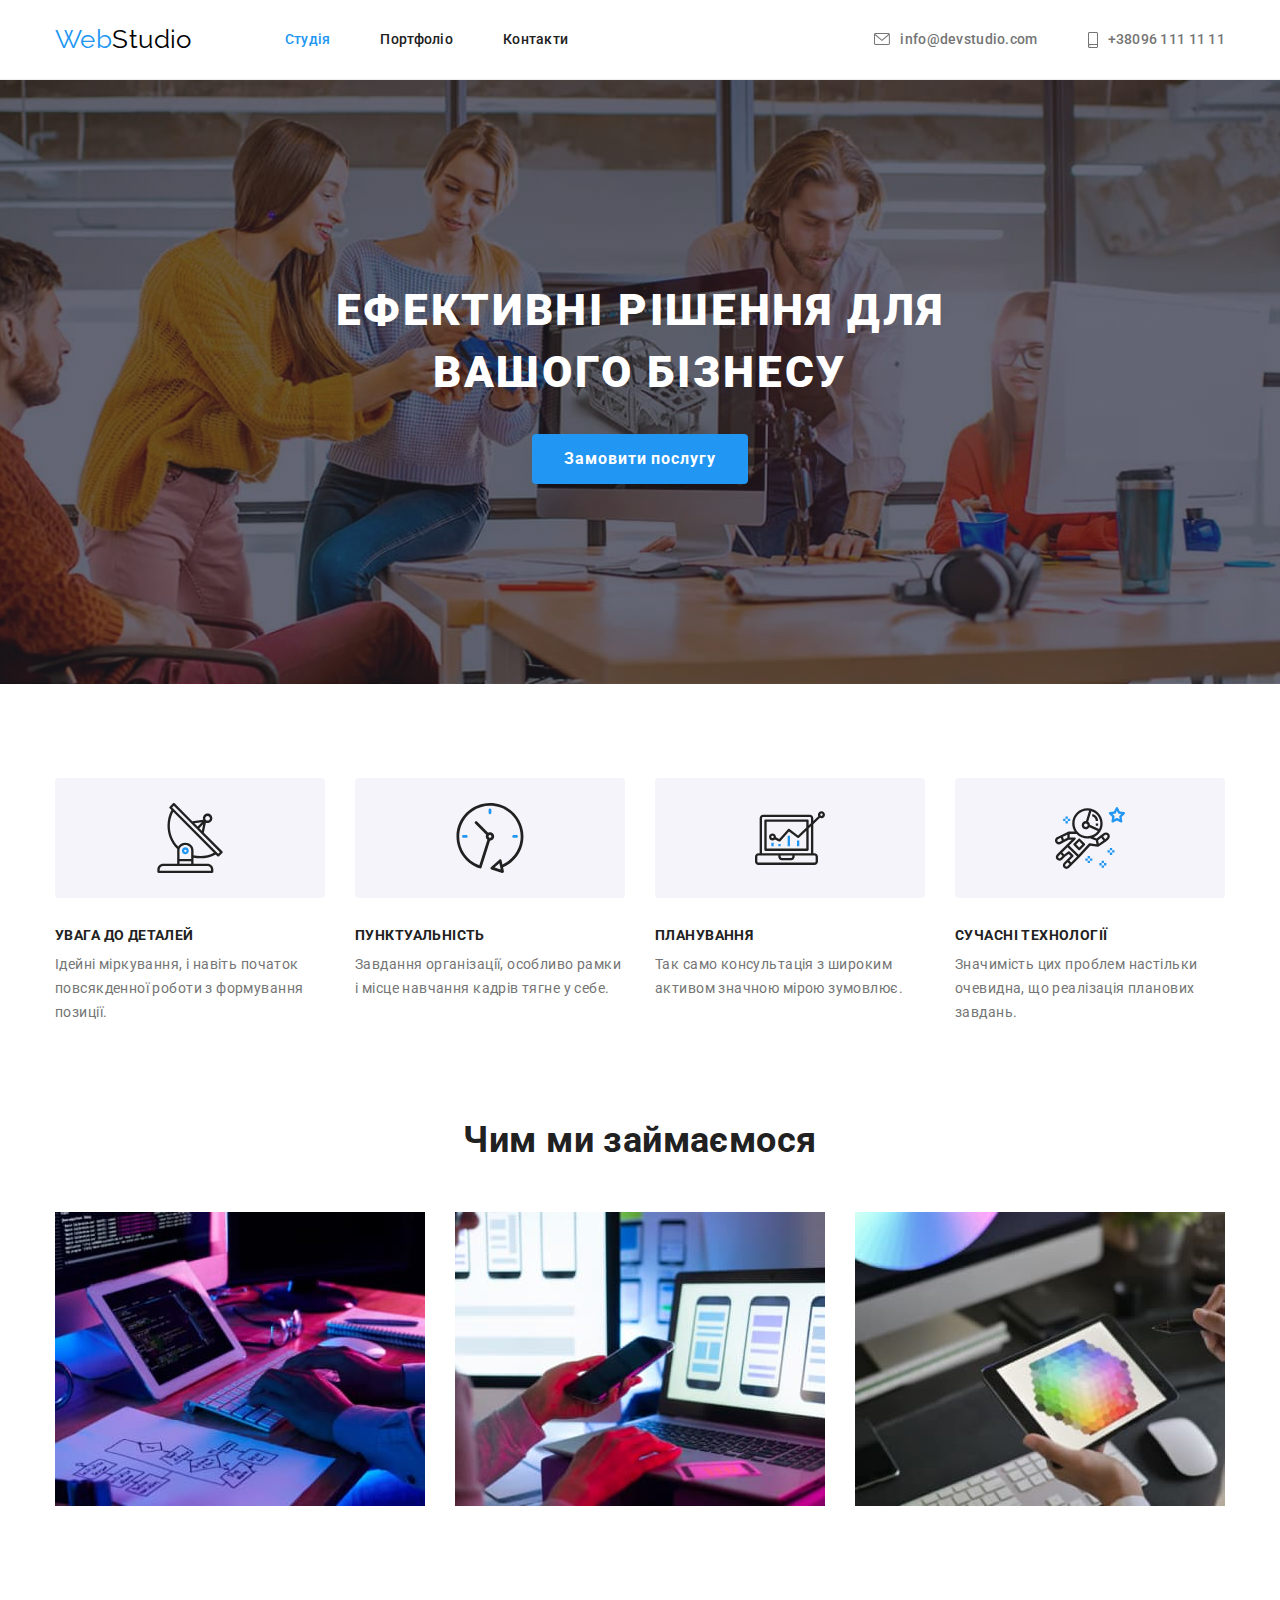
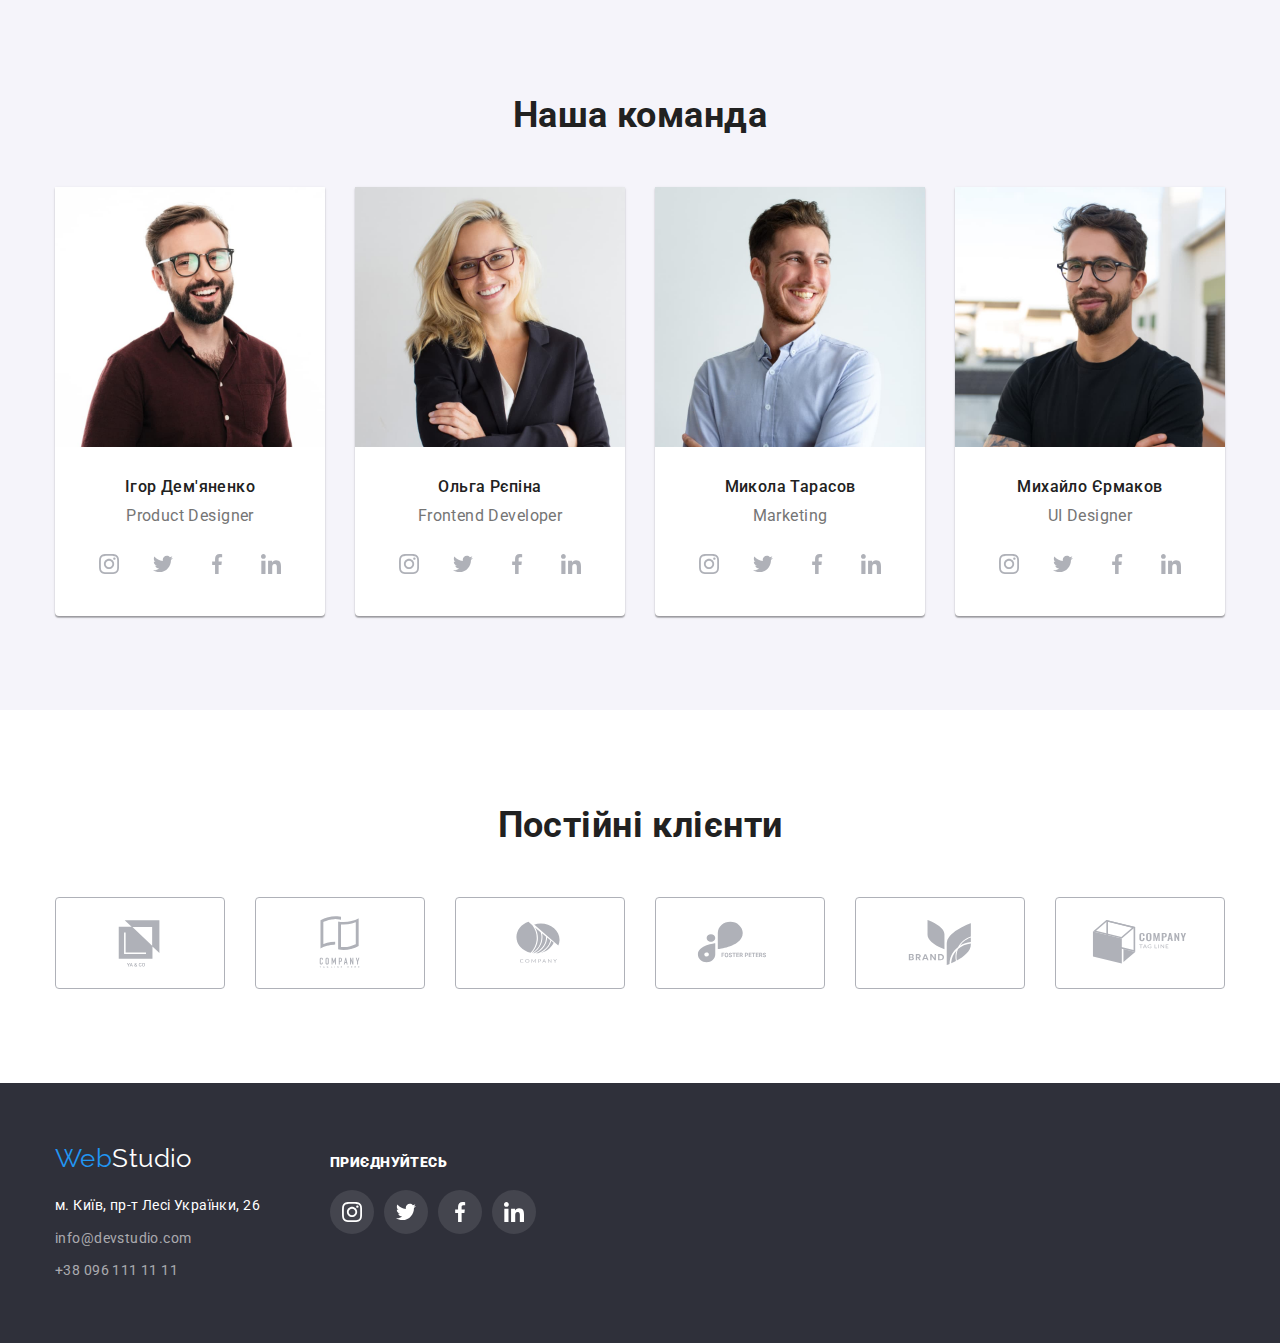
<file: index.html>
<!DOCTYPE html>
<html lang="uk">
  <head>
    <meta charset="UTF-8" />
    <meta http-equiv="X-UA-Compatible" content="IE=edge" />
    <meta name="viewport" content="width=device-width, initial-scale=1.0" />
    <title>Студія</title>
    <link
      href="https://fonts.googleapis.com/css2?family=Raleway:wght@700&family=Roboto:wght@400;500;700;900&display=swap"
      rel="stylesheet"
    />
    <link
      rel="stylesheet"
      href="https://cdnjs.cloudflare.com/ajax/libs/modern-normalize/1.1.0/modern-normalize.min.css"
    />
    <link rel="stylesheet" href="./css/styles.css" />
  </head>
  <body>
    <header class="main-header">
      <div class="nav-container container">
        <nav class="header-nav">
          <a href="./index.html" class="nav-logo"><span class="logo-web">Web</span>Studio</a>
          <ul class="nav-list list">
            <li>
              <a href="./index.html" class="nav-link link current">Студія</a>
            </li>
            <li><a href="./portfolio.html" class="nav-link link">Портфоліо</a></li>
            <li><a href="" class="nav-link link">Контакти</a></li>
          </ul>
        </nav>
        <ul class="nav-info-list list">
          <li>
            <a href="mailto:info@devstudio.com" class="contact-link link">
              <svg class="icon-mail" width="16px" height="12px">
                <use href="./images/symbol-defs-contact.svg#icon-mail"></use>
              </svg>
              info@devstudio.com</a
            >
          </li>
          <li>
            <a href="tel:+380961111111" class="contact-link link">
              <svg class="icon-tel" width="10px" height="16px">
                <use href="./images/symbol-defs-contact.svg#icon-tel"></use>
              </svg>
              +38096 111 11 11</a
            >
          </li>
        </ul>
      </div>
    </header>

    <main>
      <!-- Hero section-->
      <section class="hero">
        <div class="container">
          <h1 class="hero-title">Ефективні рішення для вашого бізнесу</h1>
          <button type="button" class="hero-btn">Замовити послугу</button>
        </div>
      </section>
      <!-- Specialty -->
      <section class="specialty">
        <div class="container">
          <h2 class="visually-hidden">Особливості</h2>
          <ul class="specialty-list list">
            <li class="specialty-item">
              <div class="specialty-img">
                <svg class="specialty-icon" width="70px" height="70px">
                  <use href="./images/symbol-defs-specialty.svg#icon-antenna"></use>
                </svg>
              </div>
              <h3 class="specialty-title">Увага до деталей</h3>
              <p class="specialty-text">
                Ідейні міркування, і навіть початок повсякденної роботи з формування позиції.
              </p>
            </li>
            <li class="specialty-item">
              <div class="specialty-img">
                <svg class="specialty-icon" width="70px" height="70px">
                  <use href="./images/symbol-defs-specialty.svg#icon-clock"></use>
                </svg>
              </div>
              <h3 class="specialty-title">Пунктуальність</h3>
              <p class="specialty-text">
                Завдання організації, особливо рамки і місце навчання кадрів тягне у себе.
              </p>
            </li>
            <li class="specialty-item">
              <div class="specialty-img">
                <svg class="specialty-icon" width="70px" height="70px">
                  <use href="./images/symbol-defs-specialty.svg#icon-diagram"></use>
                </svg>
              </div>
              <h3 class="specialty-title">Планування</h3>
              <p class="specialty-text">
                Так само консультація з широким активом значною мірою зумовлює.
              </p>
            </li>
            <li class="specialty-item">
              <div class="specialty-img">
                <svg class="specialty-icon" width="70px" height="70px">
                  <use href="./images/symbol-defs-specialty.svg#icon-astronaut"></use>
                </svg>
              </div>
              <h3 class="specialty-title">Сучасні технології</h3>
              <p class="specialty-text">
                Значимість цих проблем настільки очевидна, що реалізація планових завдань.
              </p>
            </li>
          </ul>
        </div>
      </section>
      <!-- What do we do? -->
      <section class="draft">
        <div class="container">
          <h2 class="draft-title section-title">Чим ми займаємося</h2>
          <ul class="draft-list list">
            <li class="draft-item">
              <img
                src="./images/img-work-1.jpg"
                alt="Тип діяльності компанії"
                width="370"
                height="294"
                class="draft-img"
              />
            </li>
            <li class="draft-item">
              <img
                src="./images/img-work-2.jpg"
                alt="Тип діяльності компанії"
                width="370"
                height="294"
                class="draft-img"
              />
            </li>
            <li class="draft-item">
              <img
                src="./images/img-work-3.jpg"
                alt="Тип діяльності компанії"
                width="370"
                height="294"
                class="draft-img"
              />
            </li>
          </ul>
        </div>
      </section>
      <!-- Our team -->
      <section class="team">
        <div class="container">
          <h2 class="team-title section-title">Наша команда</h2>
          <ul class="team-list list">
            <li class="infolist">
              <img
                src="./images/team-ihor.jpg"
                alt="Фотографія Ігора"
                width="270"
                height="260"
                class="team-img"
              />
              <div class="team-container">
                <h3 class="team-img-title">Ігор Дем'яненко</h3>
                <p class="team-img-text">Product Designer</p>
                <ul class="social-list list">
                  <li class="social-item">
                    <a href=""
                      ><svg class="social-icon" width="20px" height="20px">
                        <use href="./images/symbol-defs-social.svg#icon-instagram"></use>
                      </svg>
                    </a>
                  </li>
                  <li class="social-item">
                    <a href=""
                      ><svg class="social-icon" width="20px" height="20px">
                        <use href="./images/symbol-defs-social.svg#icon-twitter"></use>
                      </svg>
                    </a>
                  </li>
                  <li class="social-item">
                    <a href=""
                      ><svg class="social-icon" width="20px" height="20px">
                        <use href="./images/symbol-defs-social.svg#icon-facebook"></use>
                      </svg>
                    </a>
                  </li>
                  <li class="social-item">
                    <a href=""
                      ><svg class="social-icon" width="20px" height="20px">
                        <use href="./images/symbol-defs-social.svg#icon-linkedin"></use>
                      </svg>
                    </a>
                  </li>
                </ul>
              </div>
            </li>

            <li class="infolist">
              <img
                src="./images/team-olga.jpg"
                alt="Фотографія Ольги"
                width="270"
                height="260"
                class="team-img"
              />
              <div class="team-container">
                <h3 class="team-img-title">Ольга Рєпіна</h3>
                <p class="team-img-text">Frontend Developer</p>
                <ul class="social-list list">
                  <li class="social-item">
                    <a href=""
                      ><svg class="social-icon" width="20px" height="20px">
                        <use href="./images/symbol-defs-social.svg#icon-instagram"></use>
                      </svg>
                    </a>
                  </li>
                  <li class="social-item">
                    <a href=""
                      ><svg class="social-icon" width="20px" height="20px">
                        <use href="./images/symbol-defs-social.svg#icon-twitter"></use>
                      </svg>
                    </a>
                  </li>
                  <li class="social-item">
                    <a href=""
                      ><svg class="social-icon" width="20px" height="20px">
                        <use href="./images/symbol-defs-social.svg#icon-facebook"></use>
                      </svg>
                    </a>
                  </li>
                  <li class="social-item">
                    <a href=""
                      ><svg class="social-icon" width="20px" height="20px">
                        <use href="./images/symbol-defs-social.svg#icon-linkedin"></use>
                      </svg>
                    </a>
                  </li>
                </ul>
              </div>
            </li>

            <li class="infolist">
              <img
                src="./images/team-mukola.jpg"
                alt="Фотографія Миколи"
                width="270"
                height="260"
                class="team-img"
              />
              <div class="team-container">
                <h3 class="team-img-title">Микола Тарасов</h3>
                <p class="team-img-text">Marketing</p>
                <ul class="social-list list">
                  <li class="social-item">
                    <a href=""
                      ><svg class="social-icon" width="20px" height="20px">
                        <use href="./images/symbol-defs-social.svg#icon-instagram"></use>
                      </svg>
                    </a>
                  </li>
                  <li class="social-item">
                    <a href=""
                      ><svg class="social-icon" width="20px" height="20px">
                        <use href="./images/symbol-defs-social.svg#icon-twitter"></use>
                      </svg>
                    </a>
                  </li>
                  <li class="social-item">
                    <a href=""
                      ><svg class="social-icon" width="20px" height="20px">
                        <use href="./images/symbol-defs-social.svg#icon-facebook"></use>
                      </svg>
                    </a>
                  </li>
                  <li class="social-item">
                    <a href=""
                      ><svg class="social-icon" width="20px" height="20px">
                        <use href="./images/symbol-defs-social.svg#icon-linkedin"></use>
                      </svg>
                    </a>
                  </li>
                </ul>
              </div>
            </li>

            <li class="infolist">
              <img
                src="./images/team-muchail.jpg"
                alt="Фотографія Михайла"
                width="270"
                height="260"
                class="team-img"
              />
              <div class="team-container">
                <h3 class="team-img-title">Михайло Єрмаков</h3>
                <p class="team-img-text">UI Designer</p>
                <ul class="social-list list">
                  <li class="social-item">
                    <a href=""
                      ><svg class="social-icon" width="20px" height="20px">
                        <use href="./images/symbol-defs-social.svg#icon-instagram"></use>
                      </svg>
                    </a>
                  </li>
                  <li class="social-item">
                    <a href=""
                      ><svg class="social-icon" width="20px" height="20px">
                        <use href="./images/symbol-defs-social.svg#icon-twitter"></use>
                      </svg>
                    </a>
                  </li>
                  <li class="social-item">
                    <a href=""
                      ><svg class="social-icon" width="20px" height="20px">
                        <use href="./images/symbol-defs-social.svg#icon-facebook"></use>
                      </svg>
                    </a>
                  </li>
                  <li class="social-item">
                    <a href=""
                      ><svg class="social-icon" width="20px" height="20px">
                        <use href="./images/symbol-defs-social.svg#icon-linkedin"></use>
                      </svg>
                    </a>
                  </li>
                </ul>
              </div>
            </li>
          </ul>
        </div>
      </section>
      <!-- Clients -->
      <section class="clients">
        <div class="container">
          <h2 class="section-title">Постійні клієнти</h2>
          <ul class="clients-list list">
            <li>
              <a href="" class="clients-list-item"
                ><svg class="clients-svg" width="106" height="60">
                  <use href="./images/symbol-defs-clients.svg#icon-ya-co"></use>
                </svg>
              </a>
            </li>
            <li>
              <a href="" class="clients-list-item"
                ><svg class="clients-svg" width="106" height="60">
                  <use href="./images/symbol-defs-clients.svg#icon-company-tag-line-here"></use>
                </svg>
              </a>
            </li>
            <li>
              <a href="" class="clients-list-item"
                ><svg class="clients-svg" width="106" height="60">
                  <use href="./images/symbol-defs-clients.svg#icon-company"></use>
                </svg>
              </a>
            </li>
            <li>
              <a href="" class="clients-list-item"
                ><svg class="clients-svg" width="106" height="60">
                  <use href="./images/symbol-defs-clients.svg#icon-foster-peters"></use>
                </svg>
              </a>
            </li>
            <li>
              <a href="" class="clients-list-item"
                ><svg class="clients-svg" width="106" height="60">
                  <use href="./images/symbol-defs-clients.svg#icon-brand"></use>
                </svg>
              </a>
            </li>
            <li>
              <a href="" class="clients-list-item"
                ><svg class="clients-svg" width="106" height="60">
                  <use href="./images/symbol-defs-clients.svg#icon-company-tag-line"></use>
                </svg>
              </a>
            </li>
          </ul>
        </div>
      </section>
    </main>
    <footer class="main-footer">
      <div class="container footer-container">
        <div class="footer-adress">
          <a href="./index.html" class="footer-logo"><span class="logo-web">Web</span>Studio</a>
          <address>
            <ul class="footer-list list">
              <li class="adress link">
                <a
                  href="https://goo.gl/maps/cVfSzYXmB4WcppVj6"
                  target="_blank"
                  rel="noopener noreferrer"
                  >м. Київ, пр-т Лесі Українки, 26</a
                >
              </li>
              <li>
                <a href="mailto:info@devstudio.com" class="footer-link link">info@devstudio.com</a>
              </li>
              <li>
                <a href="tel:+380961111111" class="footer-link link">+38 096 111 11 11</a>
              </li>
            </ul>
          </address>
        </div>
        <div class="footer-social">
          <p class="footer-social-text"><strong>приєднуйтесь</strong></p>
          <ul class="footer-social-list list">
            <li class="social-footer-item">
              <a href=""
                ><svg class="social-icon-footer" width="20px" height="20px">
                  <use href="./images/symbol-defs-social.svg#icon-instagram"></use>
                </svg>
              </a>
            </li>
            <li class="social-footer-item">
              <a href=""
                ><svg class="social-icon-footer" width="20px" height="20px">
                  <use href="./images/symbol-defs-social.svg#icon-twitter"></use>
                </svg>
              </a>
            </li>
            <li class="social-footer-item">
              <a href=""
                ><svg class="social-icon-footer" width="20px" height="20px">
                  <use href="./images/symbol-defs-social.svg#icon-facebook"></use>
                </svg>
              </a>
            </li>
            <li class="social-footer-item">
              <a href=""
                ><svg class="social-icon-footer" width="20px" height="20px">
                  <use href="./images/symbol-defs-social.svg#icon-linkedin"></use>
                </svg>
              </a>
            </li>
          </ul>
        </div>
      </div>
    </footer>
  </body>
</html>
</file>
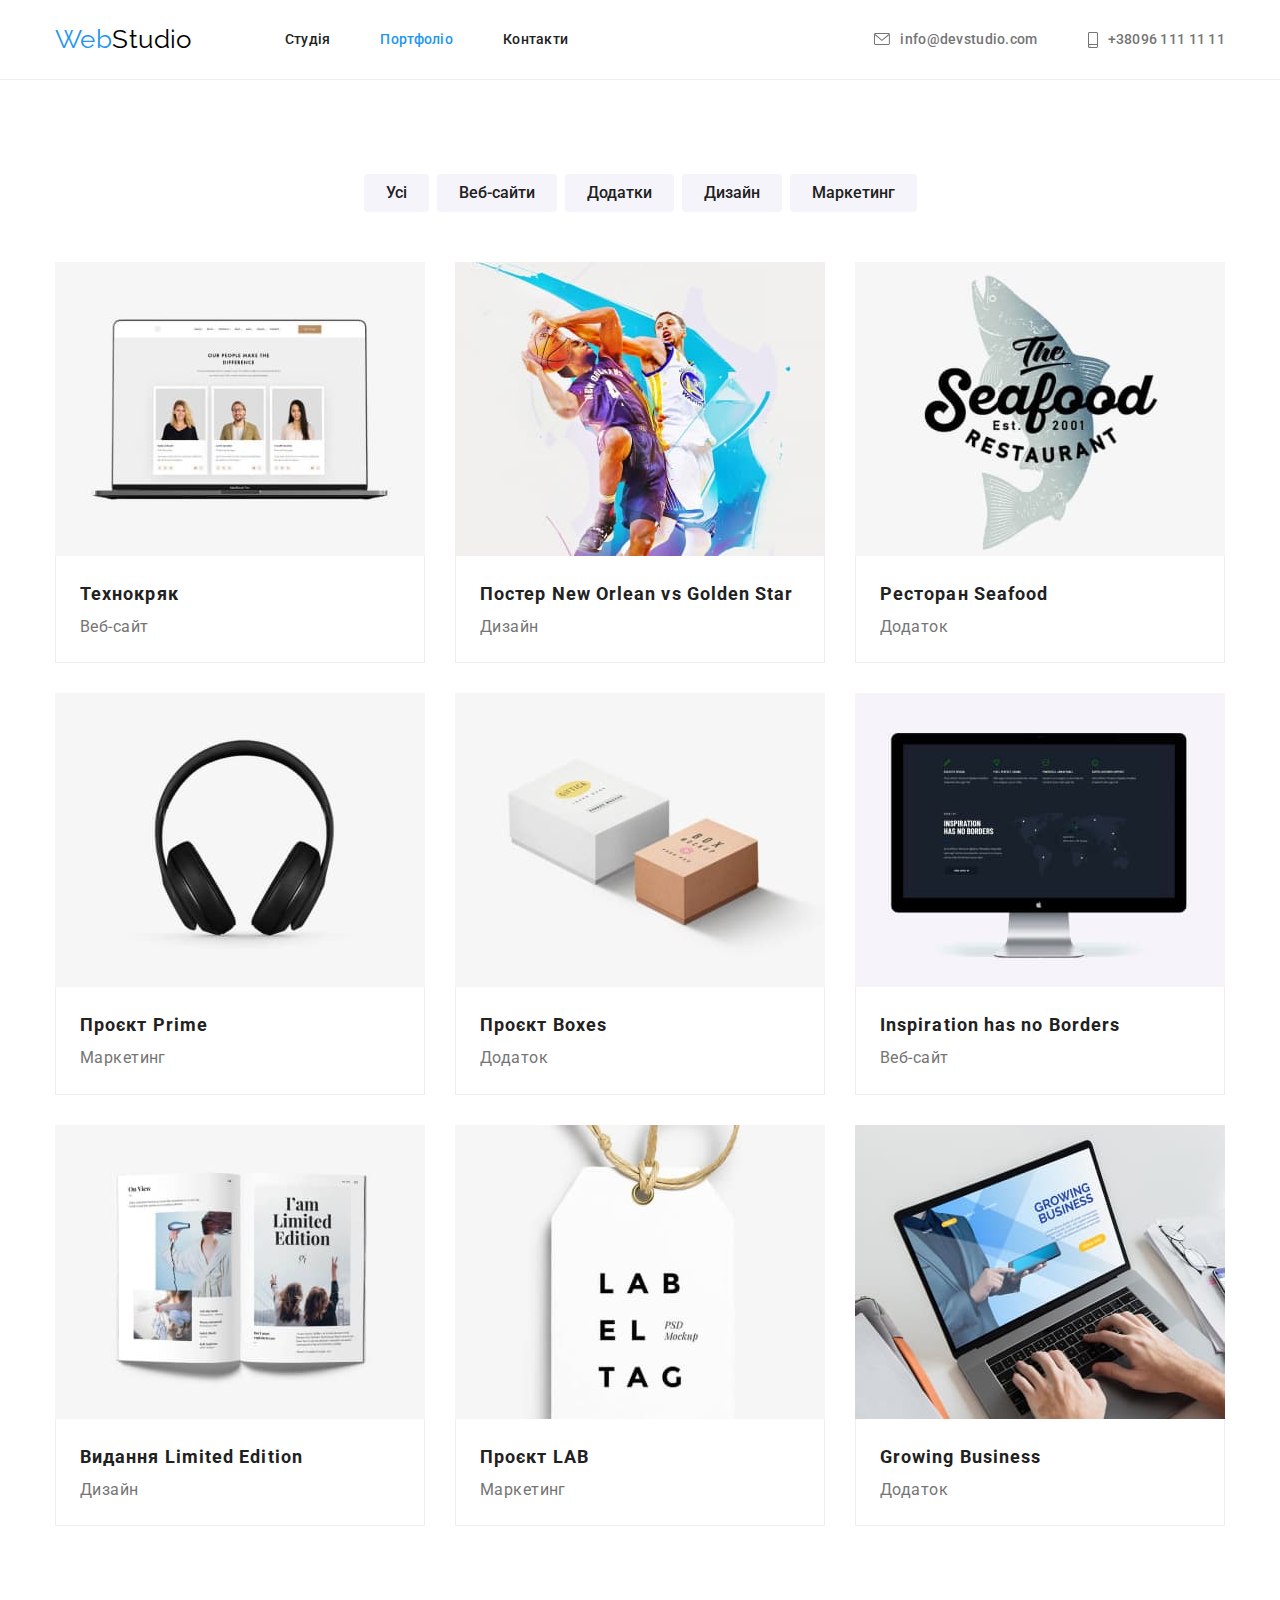
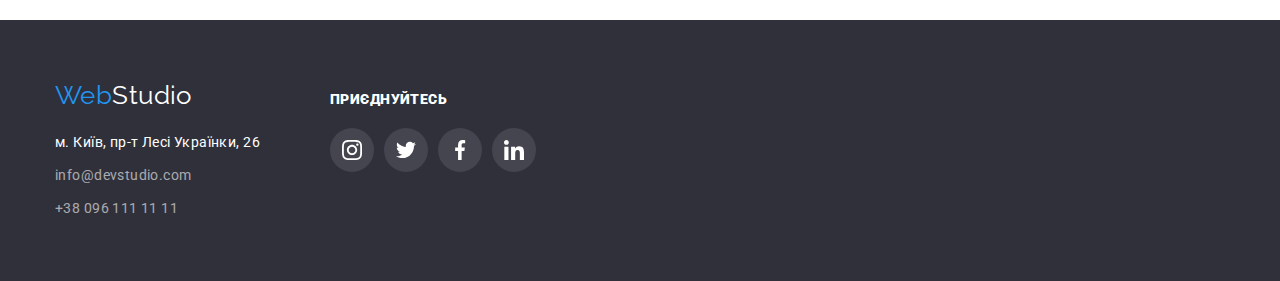
<file: portfolio.html>
<!DOCTYPE html>
<html lang="uk">
  <head>
    <meta charset="UTF-8" />
    <meta http-equiv="X-UA-Compatible" content="IE=edge" />
    <meta name="viewport" content="width=device-width, initial-scale=1.0" />
    <title>Студія</title>
    <link
      href="https://fonts.googleapis.com/css2?family=Raleway:wght@700&family=Roboto:wght@400;500;700;900&display=swap"
      rel="stylesheet"
    />
    <link
      rel="stylesheet"
      href="https://cdnjs.cloudflare.com/ajax/libs/modern-normalize/1.1.0/modern-normalize.min.css"
    />
    <link rel="stylesheet" href="./css/styles.css" />
  </head>
  <body>
    <header class="main-header">
      <div class="nav-container container">
        <nav class="header-nav">
          <a href="./index.html" class="nav-logo"><span class="logo-web">Web</span>Studio</a>
          <ul class="nav-list list">
            <li>
              <a href="./index.html" class="nav-link link">Студія</a>
            </li>
            <li><a href="./portfolio.html" class="nav-link link current">Портфоліо</a></li>
            <li><a href="" class="nav-link link">Контакти</a></li>
          </ul>
        </nav>
        <ul class="nav-info-list list">
          <li>
            <a href="mailto:info@devstudio.com" class="contact-link link">
              <svg class="icon-mail" width="16px" height="12px">
                <use href="./images/symbol-defs-contact.svg#icon-mail"></use>
              </svg>
              info@devstudio.com</a
            >
          </li>
          <li>
            <a href="tel:+380961111111" class="contact-link link">
              <svg class="icon-tel" width="10px" height="16px">
                <use href="./images/symbol-defs-contact.svg#icon-tel"></use>
              </svg>
              +38096 111 11 11</a
            >
          </li>
        </ul>
      </div>
    </header>
    <main>
      <section class="main-section">
        <div class="container">
          <h1 class="visually-hidden">Навігація</h1>
          <ul class="btn-list list">
            <li><button type="button" class="portfolio-nav-btn">Усі</button></li>
            <li><button type="button" class="portfolio-nav-btn">Веб-сайти</button></li>
            <li><button type="button" class="portfolio-nav-btn">Додатки</button></li>
            <li><button type="button" class="portfolio-nav-btn">Дизайн</button></li>
            <li><button type="button" class="portfolio-nav-btn">Маркетинг</button></li>
          </ul>

          <ul class="info-list list">
            <li class="portfolio-info-list">
              <a href="">
                <img src="./images/portfolio-tehn.jpg" alt="технокряк" width="370" height="294" />
                <div class="border-title">
                  <h2 class="portfolio-title">Технокряк</h2>
                  <p class="portfolio-text">Веб-сайт</p>
                </div>
              </a>
            </li>
            <li class="portfolio-info-list">
              <a href="">
                <img
                  src="./images/portfolio-poster.jpg"
                  alt="Постер New Orlean vs Golden Star"
                  width="370"
                  height="294"
                />
                <div class="border-title">
                  <h2 class="portfolio-title">Постер New Orlean vs Golden Star</h2>
                  <p class="portfolio-text">Дизайн</p>
                </div>
              </a>
            </li>
            <li class="portfolio-info-list">
              <a href="">
                <img
                  src="./images/portfolio-restaurant.jpg"
                  alt="Ресторан Seafood"
                  width="370"
                  height="294"
                />
                <div class="border-title">
                  <h2 class="portfolio-title">Ресторан Seafood</h2>
                  <p class="portfolio-text">Додаток</p>
                </div>
              </a>
            </li>
            <li class="portfolio-info-list">
              <a href="">
                <img
                  src="./images/portfolio-prgct-prime.jpg"
                  alt="Проєкт Prime"
                  width="370"
                  height="294"
                />
                <div class="border-title">
                  <h2 class="portfolio-title">Проєкт Prime</h2>
                  <p class="portfolio-text">Маркетинг</p>
                </div>
              </a>
            </li>
            <li class="portfolio-info-list">
              <a href="">
                <img
                  src="./images/portfolio-prgct-boxes.jpg"
                  alt="Проєкт Boxes"
                  width="370"
                  height="294"
                />
                <div class="border-title">
                  <h2 class="portfolio-title">Проєкт Boxes</h2>
                  <p class="portfolio-text">Додаток</p>
                </div>
              </a>
            </li>
            <li class="portfolio-info-list">
              <a href="">
                <img
                  src="./images/portfolio-inspiration.jpg"
                  alt="Inspiration has no Borders"
                  width="370"
                  height="294"
                />
                <div class="border-title">
                  <h2 class="portfolio-title">Inspiration has no Borders</h2>
                  <p class="portfolio-text">Веб-сайт</p>
                </div>
              </a>
            </li>
            <li class="portfolio-info-list">
              <a href="">
                <img
                  src="./images/portfolio-edition.jpg"
                  alt="Видання Limited Edition"
                  width="370"
                  height="294"
                />
                <div class="border-title">
                  <h2 class="portfolio-title">Видання Limited Edition</h2>
                  <p class="portfolio-text">Дизайн</p>
                </div>
              </a>
            </li>
            <li class="portfolio-info-list">
              <a href="">
                <img
                  src="./images/portfolio-prgct-lab.jpg"
                  alt="Проєкт LAB"
                  width="370"
                  height="294"
                />
                <div class="border-title">
                  <h2 class="portfolio-title">Проєкт LAB</h2>
                  <p class="portfolio-text">Маркетинг</p>
                </div>
              </a>
            </li>
            <li class="portfolio-info-list">
              <a href="">
                <img
                  src="./images/portfolio-business.jpg"
                  alt="Growing Business"
                  width="370"
                  height="294"
                />
                <div class="border-title">
                  <h2 class="portfolio-title">Growing Business</h2>
                  <p class="portfolio-text">Додаток</p>
                </div>
              </a>
            </li>
          </ul>
        </div>
      </section>
    </main>
    <footer class="main-footer">
      <div class="container footer-container">
        <div class="footer-adress">
          <a href="./index.html" class="footer-logo"><span class="logo-web">Web</span>Studio</a>
          <address>
            <ul class="footer-list list">
              <li class="adress link">
                <a
                  href="https://goo.gl/maps/cVfSzYXmB4WcppVj6"
                  target="_blank"
                  rel="noopener noreferrer"
                  >м. Київ, пр-т Лесі Українки, 26</a
                >
              </li>
              <li>
                <a href="mailto:info@devstudio.com" class="footer-link link">info@devstudio.com</a>
              </li>
              <li>
                <a href="tel:+380961111111" class="footer-link link">+38 096 111 11 11</a>
              </li>
            </ul>
          </address>
        </div>
        <div class="footer-social">
          <p class="footer-social-text"><strong>приєднуйтесь</strong></p>

          <ul class="footer-social-list list">
            <li class="social-footer-item">
              <a href=""
                ><svg class="social-icon-footer" width="20px" height="20px">
                  <use href="./images/symbol-defs-social.svg#icon-instagram"></use>
                </svg>
              </a>
            </li>
            <li class="social-footer-item">
              <a href=""
                ><svg class="social-icon-footer" width="20px" height="20px">
                  <use href="./images/symbol-defs-social.svg#icon-twitter"></use>
                </svg>
              </a>
            </li>
            <li class="social-footer-item">
              <a href=""
                ><svg class="social-icon-footer" width="20px" height="20px">
                  <use href="./images/symbol-defs-social.svg#icon-facebook"></use>
                </svg>
              </a>
            </li>
            <li class="social-footer-item">
              <a href=""
                ><svg class="social-icon-footer" width="20px" height="20px">
                  <use href="./images/symbol-defs-social.svg#icon-linkedin"></use>
                </svg>
              </a>
            </li>
          </ul>
        </div>
      </div>
    </footer>
  </body>
</html>
</file>
<file: css/styles.css>
:root {
  --accent-color: #2196f3;
  --primary-text-color: #757575;
  --secondary-text-color: #212121;
  --primary-link-color: #ffffff;
  --secondary-link-color: #000000;
  --primary-background-color: #2f303a;
  --button-active-color: #188ce8;
  --secondary-background-color: #f5f4fa;
  --tertiary-link-color: rgba(255, 255, 255, 0.6);
  --border-color: #eeeeee;
  --primary-svg-color: #afb1b8;
}

/* STUDIO */

body {
  font-family: 'Roboto', sans-serif;
  color: var(--primary-text-color);
  font-size: 14px;
  line-height: 1.7;
  letter-spacing: 0.03em;
  background-color: var(--primary-link-color);
  margin: 0;
}

img {
  display: block;
}

h1,
h2,
h3,
ul,
p {
  margin: 0;
  padding: 0;
}

.container {
  width: 1200px;
  margin: 0 auto;
  padding-left: 15px;
  padding-right: 15px;
}

.link:hover,
.link:focus {
  color: var(--accent-color);
}

.list {
  list-style: none;
}

/* Header */

.main-header {
  background-color: var(--primary-link-color);
  border-bottom: 1px solid var(--border-color);
}

.header-nav {
  display: flex;
  align-items: center;
}

.nav-container {
  display: flex;
  align-items: center;
}

.nav-list {
  display: flex;
}

.nav-list li:not(:last-child) {
  margin-right: 50px;
}

.logo-web {
  color: var(--accent-color);
}

.nav-logo {
  color: var(--secondary-link-color);
  font-family: 'Raleway', sans-serif;
  font-size: 26px;
  line-height: 1.2;
  text-decoration: none;
  margin-right: 93px;
}

.nav-link {
  display: block;
  color: var(--secondary-text-color);
  font-weight: 500;
  line-height: 1.1;
  letter-spacing: 0.02em;
  text-decoration: none;
  padding-top: 32px;
  padding-bottom: 32px;
}
.current {
  color: var(--accent-color);
}

.nav-info-list {
  display: flex;
  margin-left: auto;
}

.nav-info-list li:not(:last-child) {
  margin-right: 50px;
}

.contact-link {
  display: flex;
  color: var(--primary-text-color);
  font-weight: 500;
  line-height: 1.1;
  letter-spacing: 0.02em;
  text-decoration: none;
  text-align: center;
  align-items: center;
}

.icon-mail {
  margin-right: 10px;
  fill: currentColor;
}

.icon-tel {
  margin-right: 10px;
  fill: currentColor;
}

/* Hero */

.hero {
  background-image: linear-gradient(to right, rgba(47, 48, 58, 0.4), rgba(47, 48, 58, 0.4)),
    url(../images/hero-bgr.jpg);
  background-color: var(--primary-background-color);
  margin: 0 auto;
  max-width: 1600px;
  min-height: 600px;
  background-repeat: no-repeat;
  background-position: center;
  background-size: cover;
  text-align: center;
  padding: 200px 0px;
}

.hero-title {
  width: 696px;
  color: var(--primary-link-color);
  font-weight: 900;
  font-size: 44px;
  line-height: 1.4;
  letter-spacing: 0.06em;
  text-transform: uppercase;
  margin: inherit;
}
.hero-btn {
  display: inline-block;
  min-width: 216px;
  background-color: var(--accent-color);
  color: var(--primary-link-color);
  font-weight: 700;
  font-size: 16px;
  line-height: 1.9;
  letter-spacing: 0.06em;
  cursor: pointer;
  font-family: inherit;
  border: none;
  border-radius: 4px;
  padding: 10px 32px;
  margin-top: 30px;
}

.hero-btn:hover,
.hero-btn:focus {
  background-color: var(--primary-link-color);
  color: var(--accent-color);
}

.hero-btn:active {
  background-color: var(--button-active-color);
  color: var(--primary-link-color);
}

/* Specialty */

.specialty {
  padding-top: 94px;
  padding-bottom: 94px;
}

.specialty-img {
  display: flex;
  align-items: center;
  justify-content: center;
  background: var(--secondary-background-color);
  border-radius: 4px;
  width: 270px;
  height: 120px;
  margin-bottom: 30px;
}

.specialty-list {
  display: flex;
}

.visually-hidden {
  position: absolute;
  white-space: nowrap;
  width: 1px;
  height: 1px;
  overflow: hidden;
  border: 0;
  padding: 0;
  clip: rect(0 0 0 0);
  clip-path: inset(50%);
  margin: -1px;
}

.specialty-title {
  color: var(--secondary-text-color);
  font-size: 14px;
  line-height: 1.1;
  text-transform: uppercase;
  margin-bottom: 10px;
}

.specialty-item:not(:last-child) {
  margin-right: 30px;
}

/* What do we do? */

.draft {
  padding-bottom: 94px;
}

.section-title {
  color: var(--secondary-text-color);
  font-size: 36px;
  line-height: 1.2;
  text-align: center;
  margin-bottom: 50px;
}

.draft-list {
  display: flex;
}

.draft-item:not(:last-child) {
  margin-right: 30px;
}

/* Our team */

.team {
  background-color: var(--secondary-background-color);
  padding: 94px 0px;
  text-align: center;
  margin: 0 auto;
}

.team-container {
  padding-top: 30px;
  padding-bottom: 30px;
}

.team-img-title {
  color: var(--secondary-text-color);
  font-weight: 500;
  font-size: 16px;
  line-height: 1.2;
}

.team-list {
  display: flex;
}

.team-img-text {
  font-size: 16px;
  line-height: 1.2;
  margin-top: 10px;
  margin-bottom: 16px;
}
.infolist {
  background-color: var(--primary-link-color);
  box-shadow: 0px 1px 3px rgba(0, 0, 0, 0.12), 0px 1px 1px rgba(0, 0, 0, 0.14),
    0px 2px 1px rgba(0, 0, 0, 0.2);
  border-radius: 0px 0px 4px 4px;
}

.infolist:not(:last-child) {
  margin-right: 30px;
}

.social-list {
  display: flex;
  justify-content: center;
}

.social-item:not(:last-child) {
  margin-right: 10px;
}

.social-item a {
  display: flex;
  justify-content: center;
  align-items: center;
  width: 44px;
  height: 44px;
  background-color: var(--primary-link-color);
  border-radius: 50%;
}

.social-icon {
  fill: var(--primary-svg-color);
}

.social-item a:hover,
.social-item a:focus {
  background-color: var(--accent-color);
}

.social-item a:hover > svg,
.social-item a:focus > svg {
  fill: var(--primary-link-color);
}
/* clients */
.clients {
  padding-top: 94px;
  padding-bottom: 94px;
}

.clients-list {
  display: flex;
}

.clients-list-item {
  display: flex;
  justify-content: center;
  align-items: center;
  width: 170px;
  height: 92px;
  border: 1px solid var(--primary-svg-color);
  border-radius: 4px;
}

.clients-list-item:hover > svg,
.clients-list-item:focus > svg {
  fill: var(--accent-color);
}
.clients-list-item:hover,
.clients-list-item:focus {
  border-color: var(--accent-color);
}

.clients-list > li:not(:last-child) {
  margin-right: 30px;
}

.clients-svg {
  fill: var(--primary-svg-color);
}

/* footer */

.main-footer {
  background-color: var(--primary-background-color);
  padding: 60px 0px;
}

.footer-container {
  display: flex;
  align-items: baseline;
}

.footer-adress {
  margin-right: 70px;
}

.footer-logo {
  display: inline-block;
  color: var(--primary-link-color);
  font-family: 'Raleway', sans-serif;
  font-size: 26px;
  line-height: 1.2;
  text-decoration: none;
  margin-bottom: 20px;
}

.footer-list li:not(:last-child) {
  margin-bottom: 9px;
}

.adress {
  color: var(--primary-link-color);
  text-decoration: none;
}

.footer-link {
  color: var(--tertiary-link-color);
  text-decoration: none;
  font-style: normal;
}

.adress a {
  color: var(--primary-link-color);
  font-style: normal;
  text-decoration: none;
}

.adress a:hover,
.adress a:focus {
  color: var(--accent-color);
}

.footer-social-text {
  font-weight: 700;
  font-size: 14px;
  line-height: 1.1;
  letter-spacing: 0.03em;
  text-transform: uppercase;
  color: var(--primary-link-color);
  margin-bottom: 20px;
}

.footer-social-list {
  display: flex;
  gap: 10px;
}

.social-footer-item > a {
  display: flex;
  justify-content: center;
  align-items: center;
  width: 44px;
  height: 44px;
  background-color: rgba(255, 255, 255, 0.1);
  border-radius: 50%;
}

.social-footer-item > a {
  display: flex;
}

.social-footer-item > a:hover,
.social-footer-item > a:focus {
  background-color: var(--accent-color);
}

.social-icon-footer {
  fill: var(--primary-link-color);
}

/* PORTFOLIO */

.main-section {
  padding-bottom: 94px;
  padding-top: 94px;
}

.btn-list {
  display: flex;
  justify-content: center;
  margin-bottom: 50px;
}

.btn-list li:not(:last-child) {
  margin-right: 8px;
}

.portfolio-nav-btn {
  background-color: var(--secondary-background-color);
  font-weight: 500;
  color: var(--secondary-text-color);
  font-size: 16px;
  line-height: 1.6;
  font-family: inherit;
  border: none;
  cursor: pointer;
  padding: 6px 22px;
  border-radius: 4px;
}

.portfolio-nav-btn:hover,
.portfolio-nav-btn:focus {
  background-color: var(--accent-color);
  color: var(--primary-link-color);
  box-shadow: 0px 3px 1px rgba(0, 0, 0, 0.1), 0px 1px 2px rgba(0, 0, 0, 0.08),
    0px 2px 2px rgba(0, 0, 0, 0.12);
}

.info-list {
  display: flex;
  flex-wrap: wrap;
}

.portfolio-info-list {
  background-color: var(--primary-link-color);
  margin-bottom: 30px;
  margin-right: 30px;
}

.portfolio-info-list:nth-child(n + 7) {
  margin-bottom: 0;
}

.portfolio-info-list:nth-child(3n + 3) {
  margin-right: 0;
}

.portfolio-info-list > a {
  display: block;
}

.portfolio-info-list > a:hover,
.portfolio-info-list > a:focus {
  box-shadow: 0px 1px 1px rgba(0, 0, 0, 0.12), 0px 4px 4px rgba(0, 0, 0, 0.06),
    1px 4px 6px rgba(0, 0, 0, 0.16);
}

.portfolio-title {
  color: var(--secondary-text-color);
  font-size: 18px;
  line-height: 2;
  letter-spacing: 0.06em;
  text-decoration: none;
}
.portfolio-info-list a {
  text-decoration: none;
}

.portfolio-text {
  color: var(--primary-text-color);
  font-size: 16px;
  line-height: 1.9;
}

.border-title {
  border: 1px solid var(--border-color);
  border-top: none;
  padding: 20px 24px;
}
</file>
